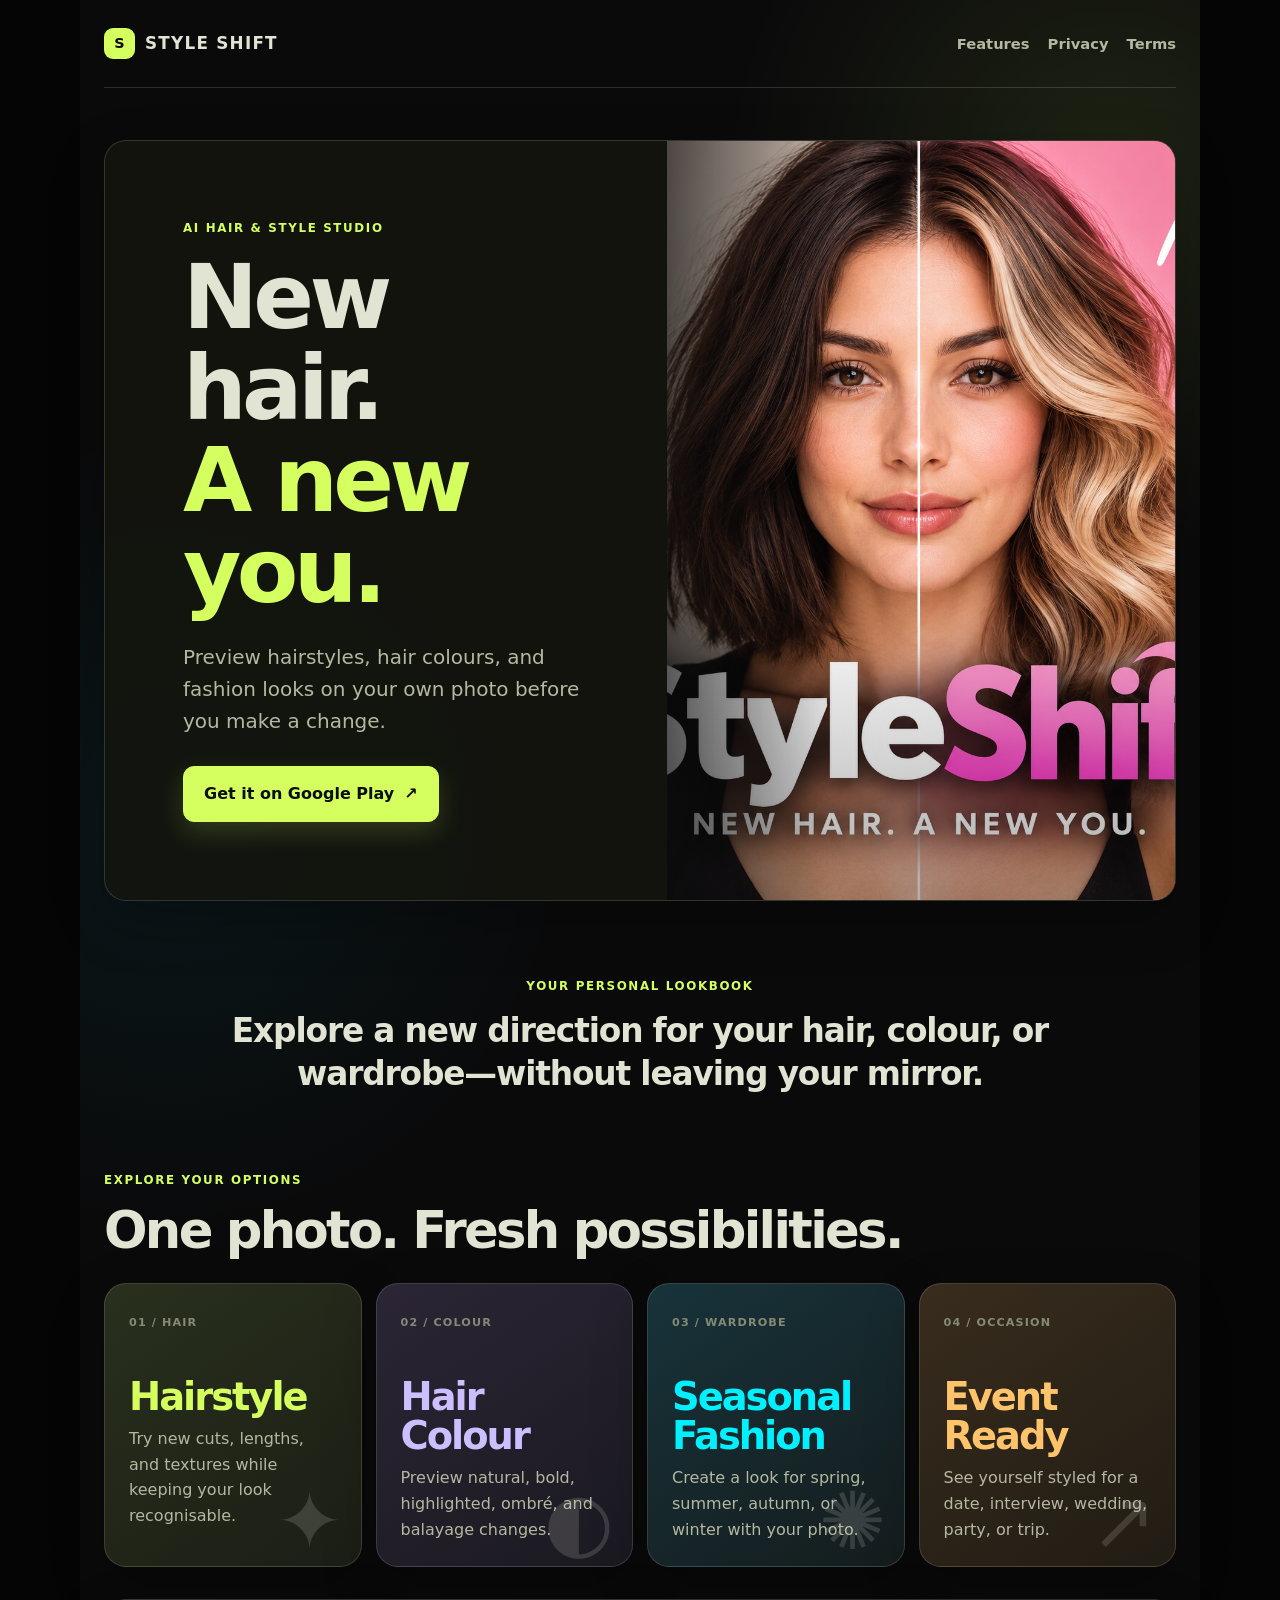
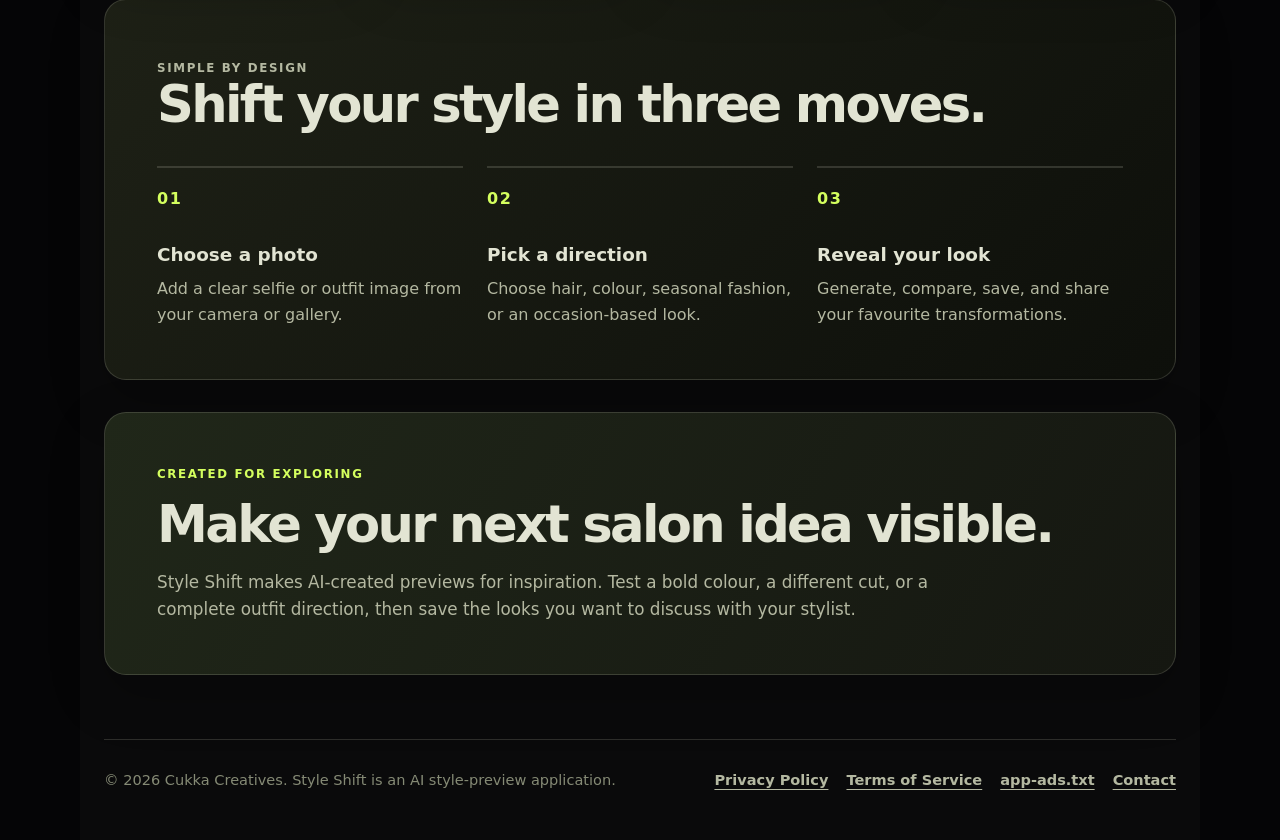
<file: index.html>
<!doctype html>
<html lang="en">
<head>
  <meta charset="utf-8">
  <meta name="viewport" content="width=device-width, initial-scale=1">
  <meta name="description" content="Style Shift lets you preview new hairstyles, hair colors, and fashion looks with AI using your own photo.">
  <title>Style Shift — New Hair. A New You.</title>
  <link rel="stylesheet" href="./styles.css">
</head>
<body>
  <header class="site-header">
    <a class="brand" href="./" aria-label="Style Shift home"><span class="brand-mark">S</span>STYLE SHIFT</a>
    <nav aria-label="Site navigation"><a href="#features">Features</a><a href="./privacy-policy.html">Privacy</a><a href="./terms-of-service.html">Terms</a></nav>
  </header>
  <main>
    <section class="hero" aria-labelledby="hero-title">
      <div class="hero-copy">
        <p class="eyebrow">AI HAIR &amp; STYLE STUDIO</p>
        <h1 id="hero-title">New hair.<br><span>A new you.</span></h1>
        <p class="lede">Preview hairstyles, hair colours, and fashion looks on your own photo before you make a change.</p>
        <a class="button" href="https://play.google.com/store/apps/details?id=com.cukkacreatives.styleshift">Get it on Google Play <span aria-hidden="true">↗</span></a>
      </div>
      <div class="hero-visual"><img src="./logo.png" alt="A Style Shift hair transformation from brunette bob to blonde waves"></div>
    </section>

    <section class="intro" aria-label="Style Shift introduction"><p class="eyebrow">YOUR PERSONAL LOOKBOOK</p><p>Explore a new direction for your hair, colour, or wardrobe—without leaving your mirror.</p></section>

    <section id="features" class="features" aria-labelledby="features-title">
      <div class="section-heading"><p class="eyebrow">EXPLORE YOUR OPTIONS</p><h2 id="features-title">One photo. Fresh possibilities.</h2></div>
      <div class="feature-grid">
        <article class="feature-card hair"><span>01 / HAIR</span><h3>Hairstyle</h3><p>Try new cuts, lengths, and textures while keeping your look recognisable.</p><i aria-hidden="true">✦</i></article>
        <article class="feature-card color"><span>02 / COLOUR</span><h3>Hair Colour</h3><p>Preview natural, bold, highlighted, ombré, and balayage changes.</p><i aria-hidden="true">◐</i></article>
        <article class="feature-card season"><span>03 / WARDROBE</span><h3>Seasonal Fashion</h3><p>Create a look for spring, summer, autumn, or winter with your photo.</p><i aria-hidden="true">✺</i></article>
        <article class="feature-card occasion"><span>04 / OCCASION</span><h3>Event Ready</h3><p>See yourself styled for a date, interview, wedding, party, or trip.</p><i aria-hidden="true">↗</i></article>
      </div>
    </section>

    <section class="steps" aria-labelledby="steps-title">
      <div class="section-heading"><p class="eyebrow">SIMPLE BY DESIGN</p><h2 id="steps-title">Shift your style in three moves.</h2></div>
      <ol><li><span>01</span><strong>Choose a photo</strong><p>Add a clear selfie or outfit image from your camera or gallery.</p></li><li><span>02</span><strong>Pick a direction</strong><p>Choose hair, colour, seasonal fashion, or an occasion-based look.</p></li><li><span>03</span><strong>Reveal your look</strong><p>Generate, compare, save, and share your favourite transformations.</p></li></ol>
    </section>

    <section class="notice" aria-labelledby="notice-title"><p class="eyebrow">CREATED FOR EXPLORING</p><h2 id="notice-title">Make your next salon idea visible.</h2><p>Style Shift makes AI-created previews for inspiration. Test a bold colour, a different cut, or a complete outfit direction, then save the looks you want to discuss with your stylist.</p></section>
  </main>
  <footer><p>© 2026 Cukka Creatives. Style Shift is an AI style-preview application.</p><div><a href="./privacy-policy.html">Privacy Policy</a><a href="./terms-of-service.html">Terms of Service</a><a href="./app-ads.txt">app-ads.txt</a><a href="mailto:cukkacreatives@gmail.com">Contact</a></div></footer>
</body>
</html>
</file>
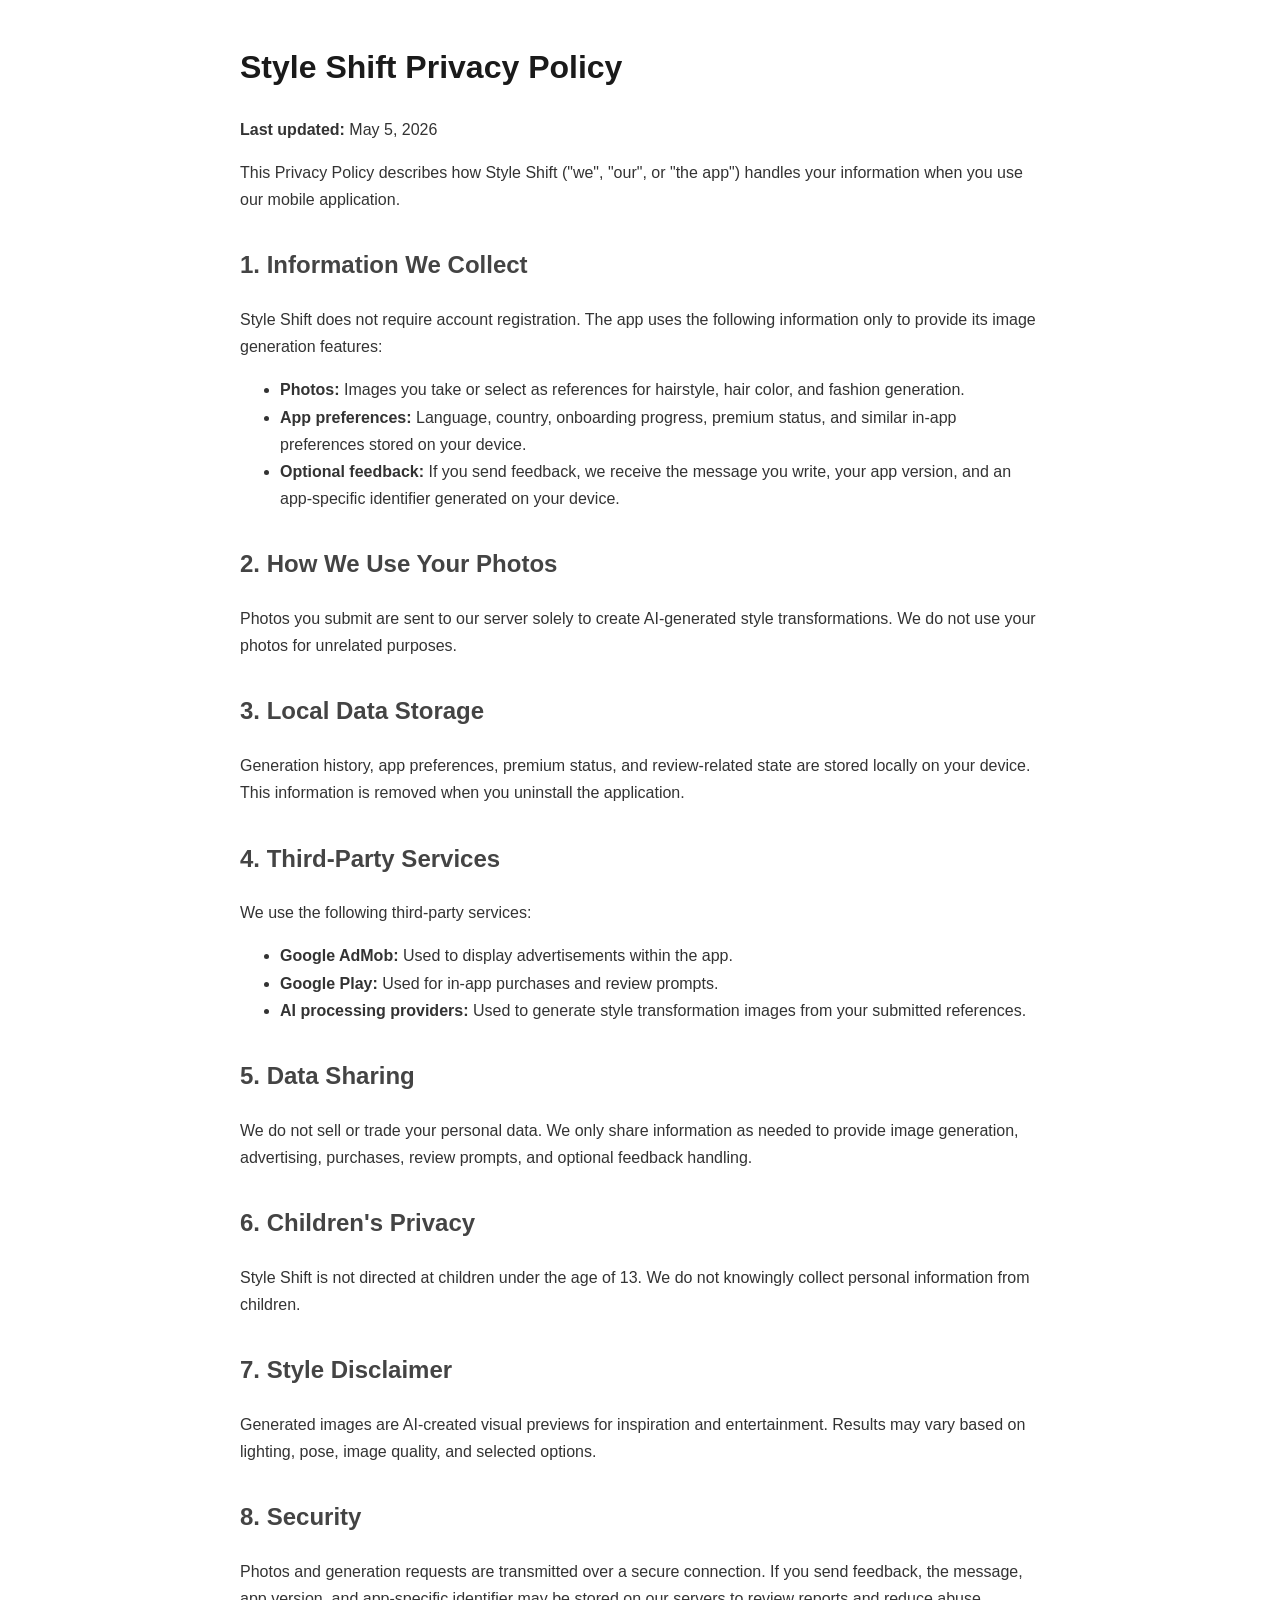
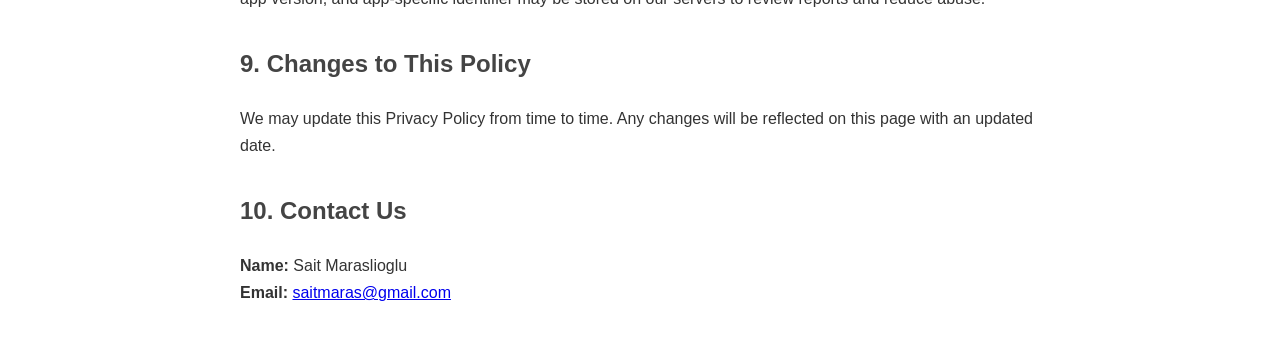
<file: pirivact-policy.html>
<!DOCTYPE html>
<html lang="en">

<head>
  <meta charset="UTF-8" />
  <meta name="viewport" content="width=device-width, initial-scale=1.0" />
  <title>Style Shift - Privacy Policy</title>
  <style>
    body {
      font-family: Arial, sans-serif;
      max-width: 800px;
      margin: 40px auto;
      padding: 0 20px;
      color: #333;
      line-height: 1.7;
    }

    h1 {
      color: #1a1a1a;
    }

    h2 {
      color: #444;
      margin-top: 32px;
    }
  </style>
</head>

<body>
  <h1>Style Shift Privacy Policy</h1>
  <p><strong>Last updated:</strong> May 5, 2026</p>

  <p>
    This Privacy Policy describes how Style Shift ("we", "our", or "the app")
    handles your information when you use our mobile application.
  </p>

  <h2>1. Information We Collect</h2>
  <p>
    Style Shift does not require account registration. The app uses the following
    information only to provide its image generation features:
  </p>
  <ul>
    <li><strong>Photos:</strong> Images you take or select as references for hairstyle, hair color, and fashion generation.</li>
    <li><strong>App preferences:</strong> Language, country, onboarding progress, premium status, and similar in-app preferences stored on your device.</li>
    <li><strong>Optional feedback:</strong> If you send feedback, we receive the message you write, your app version, and an app-specific identifier generated on your device.</li>
  </ul>

  <h2>2. How We Use Your Photos</h2>
  <p>
    Photos you submit are sent to our server solely to create AI-generated style
    transformations. We do not use your photos for unrelated purposes.
  </p>

  <h2>3. Local Data Storage</h2>
  <p>
    Generation history, app preferences, premium status, and review-related state
    are stored locally on your device. This information is removed when you
    uninstall the application.
  </p>

  <h2>4. Third-Party Services</h2>
  <p>We use the following third-party services:</p>
  <ul>
    <li><strong>Google AdMob:</strong> Used to display advertisements within the app.</li>
    <li><strong>Google Play:</strong> Used for in-app purchases and review prompts.</li>
    <li><strong>AI processing providers:</strong> Used to generate style transformation images from your submitted references.</li>
  </ul>

  <h2>5. Data Sharing</h2>
  <p>
    We do not sell or trade your personal data. We only share information as
    needed to provide image generation, advertising, purchases, review prompts,
    and optional feedback handling.
  </p>

  <h2>6. Children's Privacy</h2>
  <p>
    Style Shift is not directed at children under the age of 13. We do not
    knowingly collect personal information from children.
  </p>

  <h2>7. Style Disclaimer</h2>
  <p>
    Generated images are AI-created visual previews for inspiration and
    entertainment. Results may vary based on lighting, pose, image quality, and
    selected options.
  </p>

  <h2>8. Security</h2>
  <p>
    Photos and generation requests are transmitted over a secure connection. If
    you send feedback, the message, app version, and app-specific identifier may
    be stored on our servers to review reports and reduce abuse.
  </p>

  <h2>9. Changes to This Policy</h2>
  <p>
    We may update this Privacy Policy from time to time. Any changes will be
    reflected on this page with an updated date.
  </p>

  <h2>10. Contact Us</h2>
  <p>
    <strong>Name:</strong> Sait Maraslioglu<br />
    <strong>Email:</strong> <a href="mailto:saitmaras@gmail.com">saitmaras@gmail.com</a>
  </p>
</body>

</html>
</file>
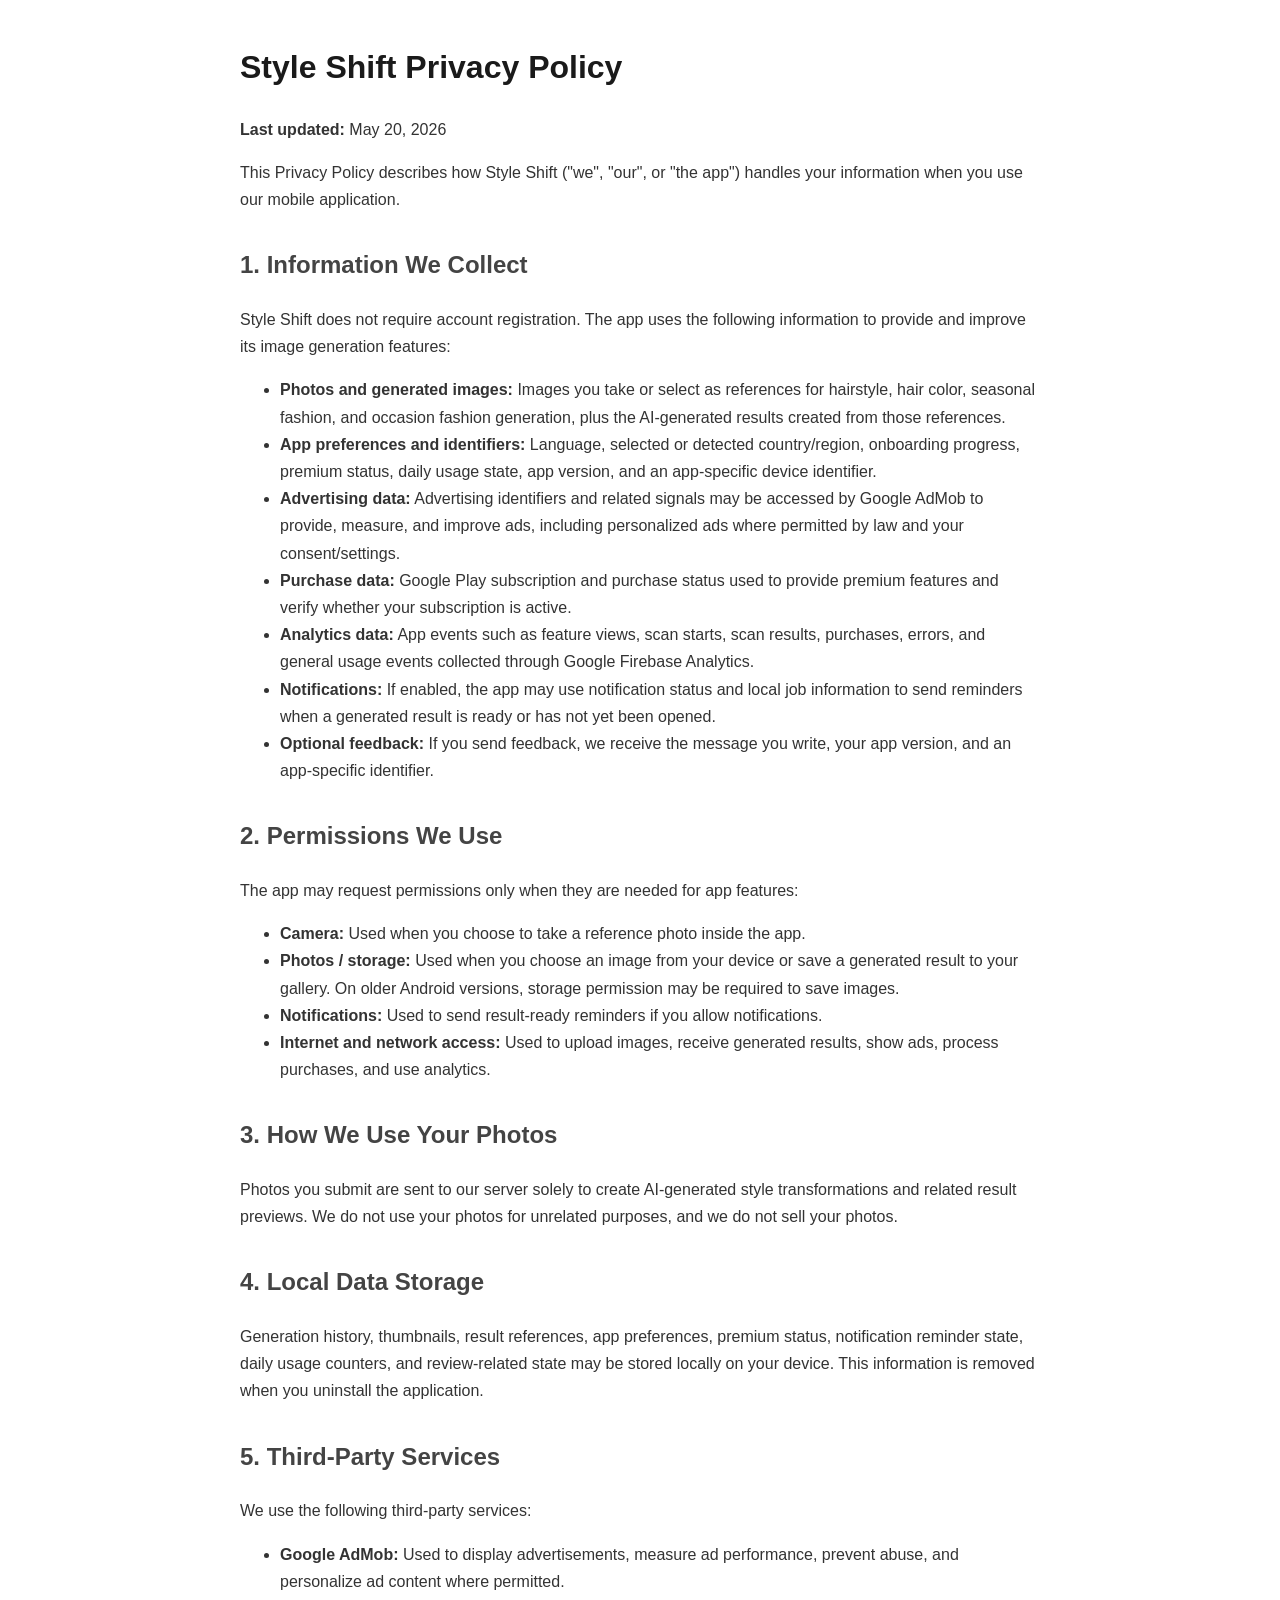
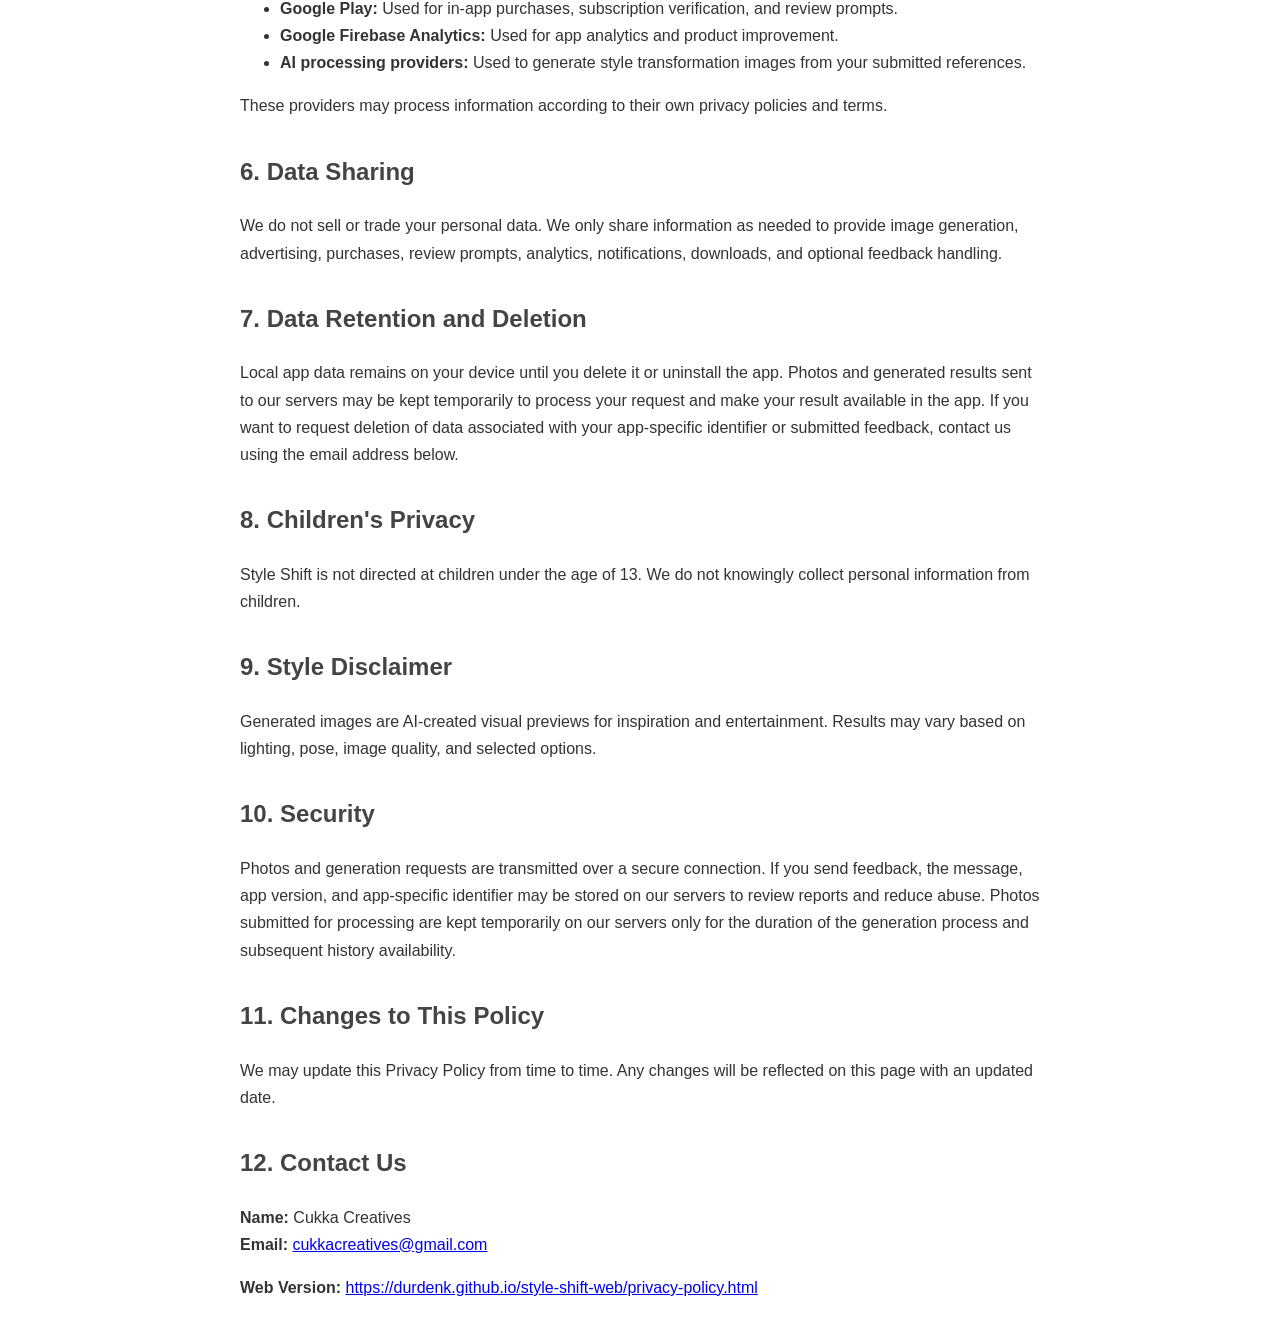
<file: pirivacy-policy.html>
<!DOCTYPE html>
<html lang="en">

<head>
  <meta charset="UTF-8" />
  <meta name="viewport" content="width=device-width, initial-scale=1.0" />
  <title>Style Shift - Privacy Policy</title>
  <style>
    body {
      font-family: Arial, sans-serif;
      max-width: 800px;
      margin: 40px auto;
      padding: 0 20px;
      color: #333;
      line-height: 1.7;
    }

    h1 {
      color: #1a1a1a;
    }

    h2 {
      color: #444;
      margin-top: 32px;
    }
  </style>
</head>

<body>
  <h1>Style Shift Privacy Policy</h1>
  <p><strong>Last updated:</strong> May 20, 2026</p>

  <p>
    This Privacy Policy describes how Style Shift ("we", "our", or "the app")
    handles your information when you use our mobile application.
  </p>

  <h2>1. Information We Collect</h2>
  <p>
    Style Shift does not require account registration. The app uses the following
    information to provide and improve its image generation features:
  </p>
  <ul>
    <li><strong>Photos and generated images:</strong> Images you take or select as references for hairstyle, hair color,
      seasonal fashion, and occasion fashion generation, plus the AI-generated results created from those references.
    </li>
    <li><strong>App preferences and identifiers:</strong> Language, selected or detected country/region, onboarding
      progress, premium status, daily usage state, app version, and an app-specific device identifier.</li>
    <li><strong>Advertising data:</strong> Advertising identifiers and related signals may be accessed by Google AdMob
      to provide, measure, and improve ads, including personalized ads where permitted by law and your consent/settings.
    </li>
    <li><strong>Purchase data:</strong> Google Play subscription and purchase status used to provide premium features
      and verify whether your subscription is active.</li>
    <li><strong>Analytics data:</strong> App events such as feature views, scan starts, scan results, purchases, errors,
      and general usage events collected through Google Firebase Analytics.</li>
    <li><strong>Notifications:</strong> If enabled, the app may use notification status and local job information to send
      reminders when a generated result is ready or has not yet been opened.</li>
    <li><strong>Optional feedback:</strong> If you send feedback, we receive the message you write, your app version,
      and an app-specific identifier.</li>
  </ul>

  <h2>2. Permissions We Use</h2>
  <p>
    The app may request permissions only when they are needed for app features:
  </p>
  <ul>
    <li><strong>Camera:</strong> Used when you choose to take a reference photo inside the app.</li>
    <li><strong>Photos / storage:</strong> Used when you choose an image from your device or save a generated result to
      your gallery. On older Android versions, storage permission may be required to save images.</li>
    <li><strong>Notifications:</strong> Used to send result-ready reminders if you allow notifications.</li>
    <li><strong>Internet and network access:</strong> Used to upload images, receive generated results, show ads,
      process purchases, and use analytics.</li>
  </ul>

  <h2>3. How We Use Your Photos</h2>
  <p>
    Photos you submit are sent to our server solely to create AI-generated style
    transformations and related result previews. We do not use your photos for unrelated purposes, and we do not sell
    your photos.
  </p>

  <h2>4. Local Data Storage</h2>
  <p>
    Generation history, thumbnails, result references, app preferences, premium status, notification reminder state,
    daily usage counters, and review-related state may be stored locally on your device. This information is removed
    when you uninstall the application.
  </p>

  <h2>5. Third-Party Services</h2>
  <p>We use the following third-party services:</p>
  <ul>
    <li><strong>Google AdMob:</strong> Used to display advertisements, measure ad performance, prevent abuse, and
      personalize ad content where permitted.</li>
    <li><strong>Google Play:</strong> Used for in-app purchases, subscription verification, and review prompts.</li>
    <li><strong>Google Firebase Analytics:</strong> Used for app analytics and product improvement.</li>
    <li><strong>AI processing providers:</strong> Used to generate style transformation images from your submitted
      references.</li>
  </ul>
  <p>
    These providers may process information according to their own privacy policies and terms.
  </p>

  <h2>6. Data Sharing</h2>
  <p>
    We do not sell or trade your personal data. We only share information as
    needed to provide image generation, advertising, purchases, review prompts,
    analytics, notifications, downloads, and optional feedback handling.
  </p>

  <h2>7. Data Retention and Deletion</h2>
  <p>
    Local app data remains on your device until you delete it or uninstall the app. Photos and generated results sent to
    our servers may be kept temporarily to process your request and make your result available in the app. If you want to
    request deletion of data associated with your app-specific identifier or submitted feedback, contact us using the
    email address below.
  </p>

  <h2>8. Children's Privacy</h2>
  <p>
    Style Shift is not directed at children under the age of 13. We do not
    knowingly collect personal information from children.
  </p>

  <h2>9. Style Disclaimer</h2>
  <p>
    Generated images are AI-created visual previews for inspiration and
    entertainment. Results may vary based on lighting, pose, image quality, and
    selected options.
  </p>

  <h2>10. Security</h2>
  <p>
    Photos and generation requests are transmitted over a secure connection. If
    you send feedback, the message, app version, and app-specific identifier may
    be stored on our servers to review reports and reduce abuse. Photos submitted for
    processing are kept temporarily on our servers only for the duration of the generation
    process and subsequent history availability.
  </p>

  <h2>11. Changes to This Policy</h2>
  <p>
    We may update this Privacy Policy from time to time. Any changes will be
    reflected on this page with an updated date.
  </p>

  <h2>12. Contact Us</h2>
  <p>
    <strong>Name:</strong> Cukka Creatives<br />
    <strong>Email:</strong> <a href="mailto:cukkacreatives@gmail.com">cukkacreatives@gmail.com</a>
  </p>
  <p>
    <strong>Web Version:</strong> <a href="https://durdenk.github.io/style-shift-web/privacy-policy.html">https://durdenk.github.io/style-shift-web/privacy-policy.html</a>
  </p>
</body>

</html>
</file>
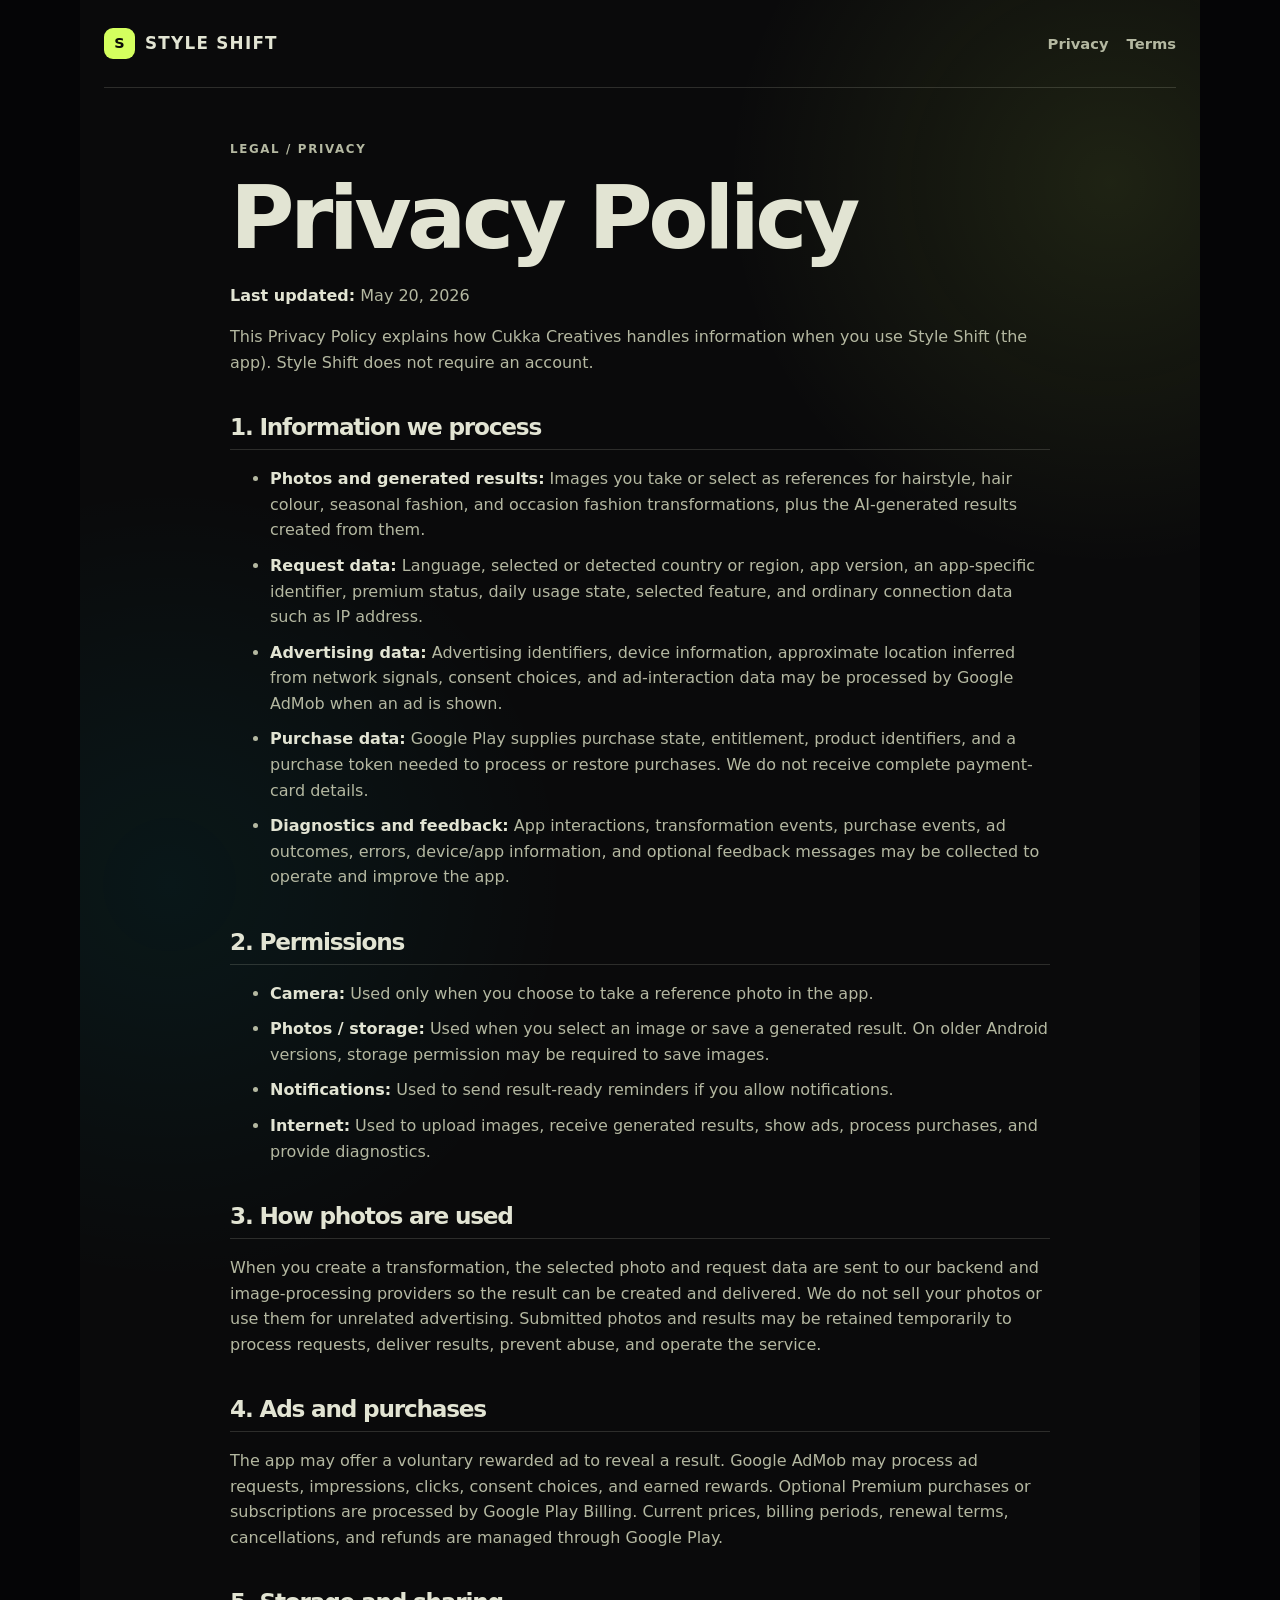
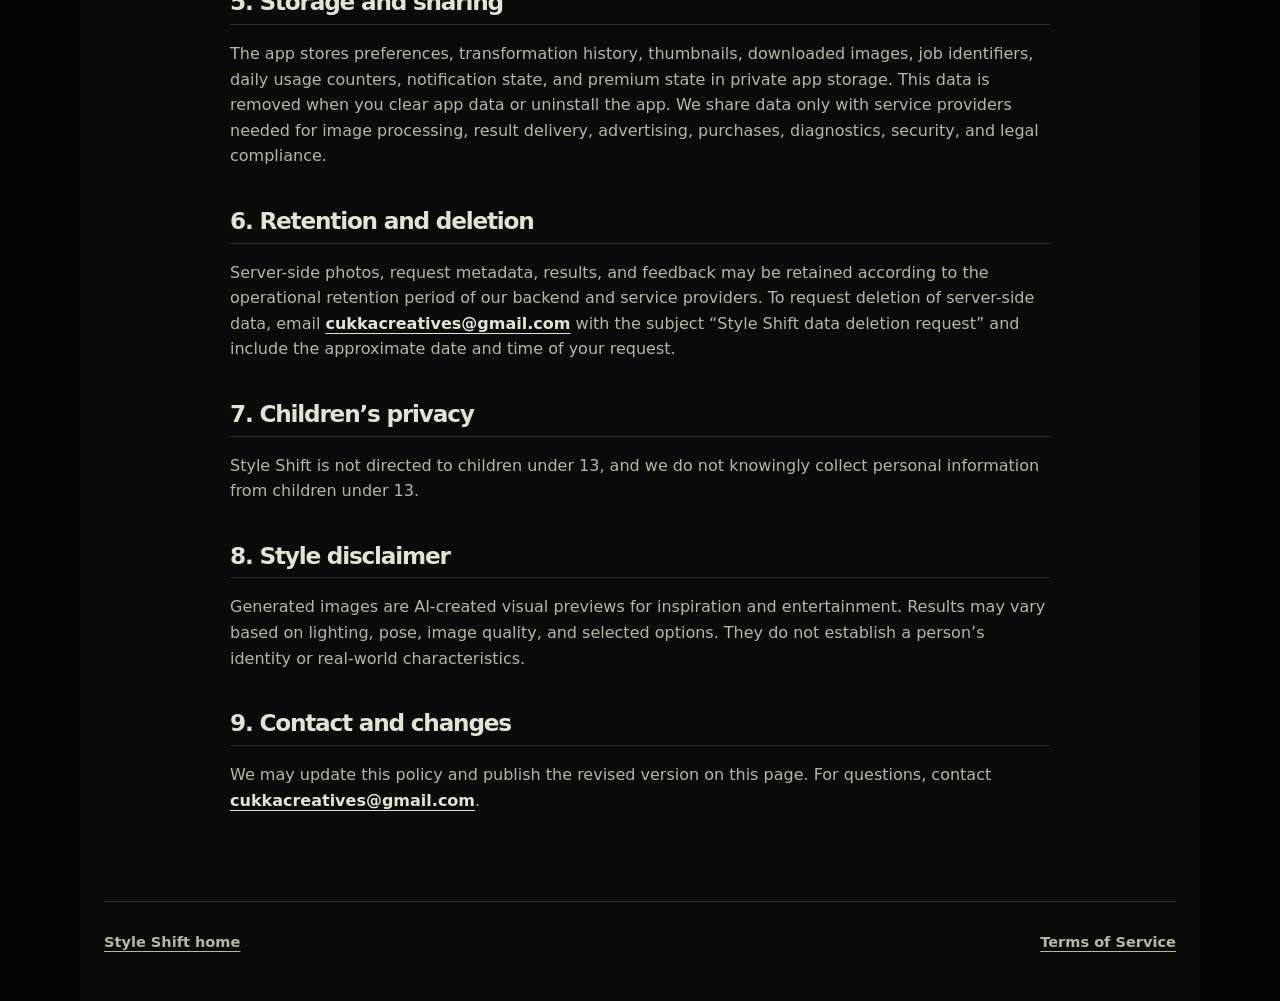
<file: privacy-policy.html>
<!doctype html>
<html lang="en"><head><meta charset="utf-8"><meta name="viewport" content="width=device-width, initial-scale=1"><meta name="description" content="Style Shift privacy policy."><title>Style Shift — Privacy Policy</title><link rel="stylesheet" href="./styles.css"></head><body>
<header class="site-header"><a class="brand" href="./" aria-label="Style Shift home"><span class="brand-mark">S</span>STYLE SHIFT</a><nav aria-label="Legal"><a aria-current="page" href="./privacy-policy.html">Privacy</a><a href="./terms-of-service.html">Terms</a></nav></header>
<main class="legal"><p class="eyebrow">LEGAL / PRIVACY</p><h1>Privacy Policy</h1><p><strong>Last updated:</strong> May 20, 2026</p><p>This Privacy Policy explains how Cukka Creatives handles information when you use Style Shift (the app). Style Shift does not require an account.</p>
<h2>1. Information we process</h2><ul><li><strong>Photos and generated results:</strong> Images you take or select as references for hairstyle, hair colour, seasonal fashion, and occasion fashion transformations, plus the AI-generated results created from them.</li><li><strong>Request data:</strong> Language, selected or detected country or region, app version, an app-specific identifier, premium status, daily usage state, selected feature, and ordinary connection data such as IP address.</li><li><strong>Advertising data:</strong> Advertising identifiers, device information, approximate location inferred from network signals, consent choices, and ad-interaction data may be processed by Google AdMob when an ad is shown.</li><li><strong>Purchase data:</strong> Google Play supplies purchase state, entitlement, product identifiers, and a purchase token needed to process or restore purchases. We do not receive complete payment-card details.</li><li><strong>Diagnostics and feedback:</strong> App interactions, transformation events, purchase events, ad outcomes, errors, device/app information, and optional feedback messages may be collected to operate and improve the app.</li></ul>
<h2>2. Permissions</h2><ul><li><strong>Camera:</strong> Used only when you choose to take a reference photo in the app.</li><li><strong>Photos / storage:</strong> Used when you select an image or save a generated result. On older Android versions, storage permission may be required to save images.</li><li><strong>Notifications:</strong> Used to send result-ready reminders if you allow notifications.</li><li><strong>Internet:</strong> Used to upload images, receive generated results, show ads, process purchases, and provide diagnostics.</li></ul>
<h2>3. How photos are used</h2><p>When you create a transformation, the selected photo and request data are sent to our backend and image-processing providers so the result can be created and delivered. We do not sell your photos or use them for unrelated advertising. Submitted photos and results may be retained temporarily to process requests, deliver results, prevent abuse, and operate the service.</p>
<h2>4. Ads and purchases</h2><p>The app may offer a voluntary rewarded ad to reveal a result. Google AdMob may process ad requests, impressions, clicks, consent choices, and earned rewards. Optional Premium purchases or subscriptions are processed by Google Play Billing. Current prices, billing periods, renewal terms, cancellations, and refunds are managed through Google Play.</p>
<h2>5. Storage and sharing</h2><p>The app stores preferences, transformation history, thumbnails, downloaded images, job identifiers, daily usage counters, notification state, and premium state in private app storage. This data is removed when you clear app data or uninstall the app. We share data only with service providers needed for image processing, result delivery, advertising, purchases, diagnostics, security, and legal compliance.</p>
<h2>6. Retention and deletion</h2><p>Server-side photos, request metadata, results, and feedback may be retained according to the operational retention period of our backend and service providers. To request deletion of server-side data, email <a href="mailto:cukkacreatives@gmail.com">cukkacreatives@gmail.com</a> with the subject “Style Shift data deletion request” and include the approximate date and time of your request.</p>
<h2>7. Children’s privacy</h2><p>Style Shift is not directed to children under 13, and we do not knowingly collect personal information from children under 13.</p>
<h2>8. Style disclaimer</h2><p>Generated images are AI-created visual previews for inspiration and entertainment. Results may vary based on lighting, pose, image quality, and selected options. They do not establish a person’s identity or real-world characteristics.</p>
<h2>9. Contact and changes</h2><p>We may update this policy and publish the revised version on this page. For questions, contact <a href="mailto:cukkacreatives@gmail.com">cukkacreatives@gmail.com</a>.</p></main>
<footer><a href="./">Style Shift home</a><a href="./terms-of-service.html">Terms of Service</a></footer></body></html>
</file>
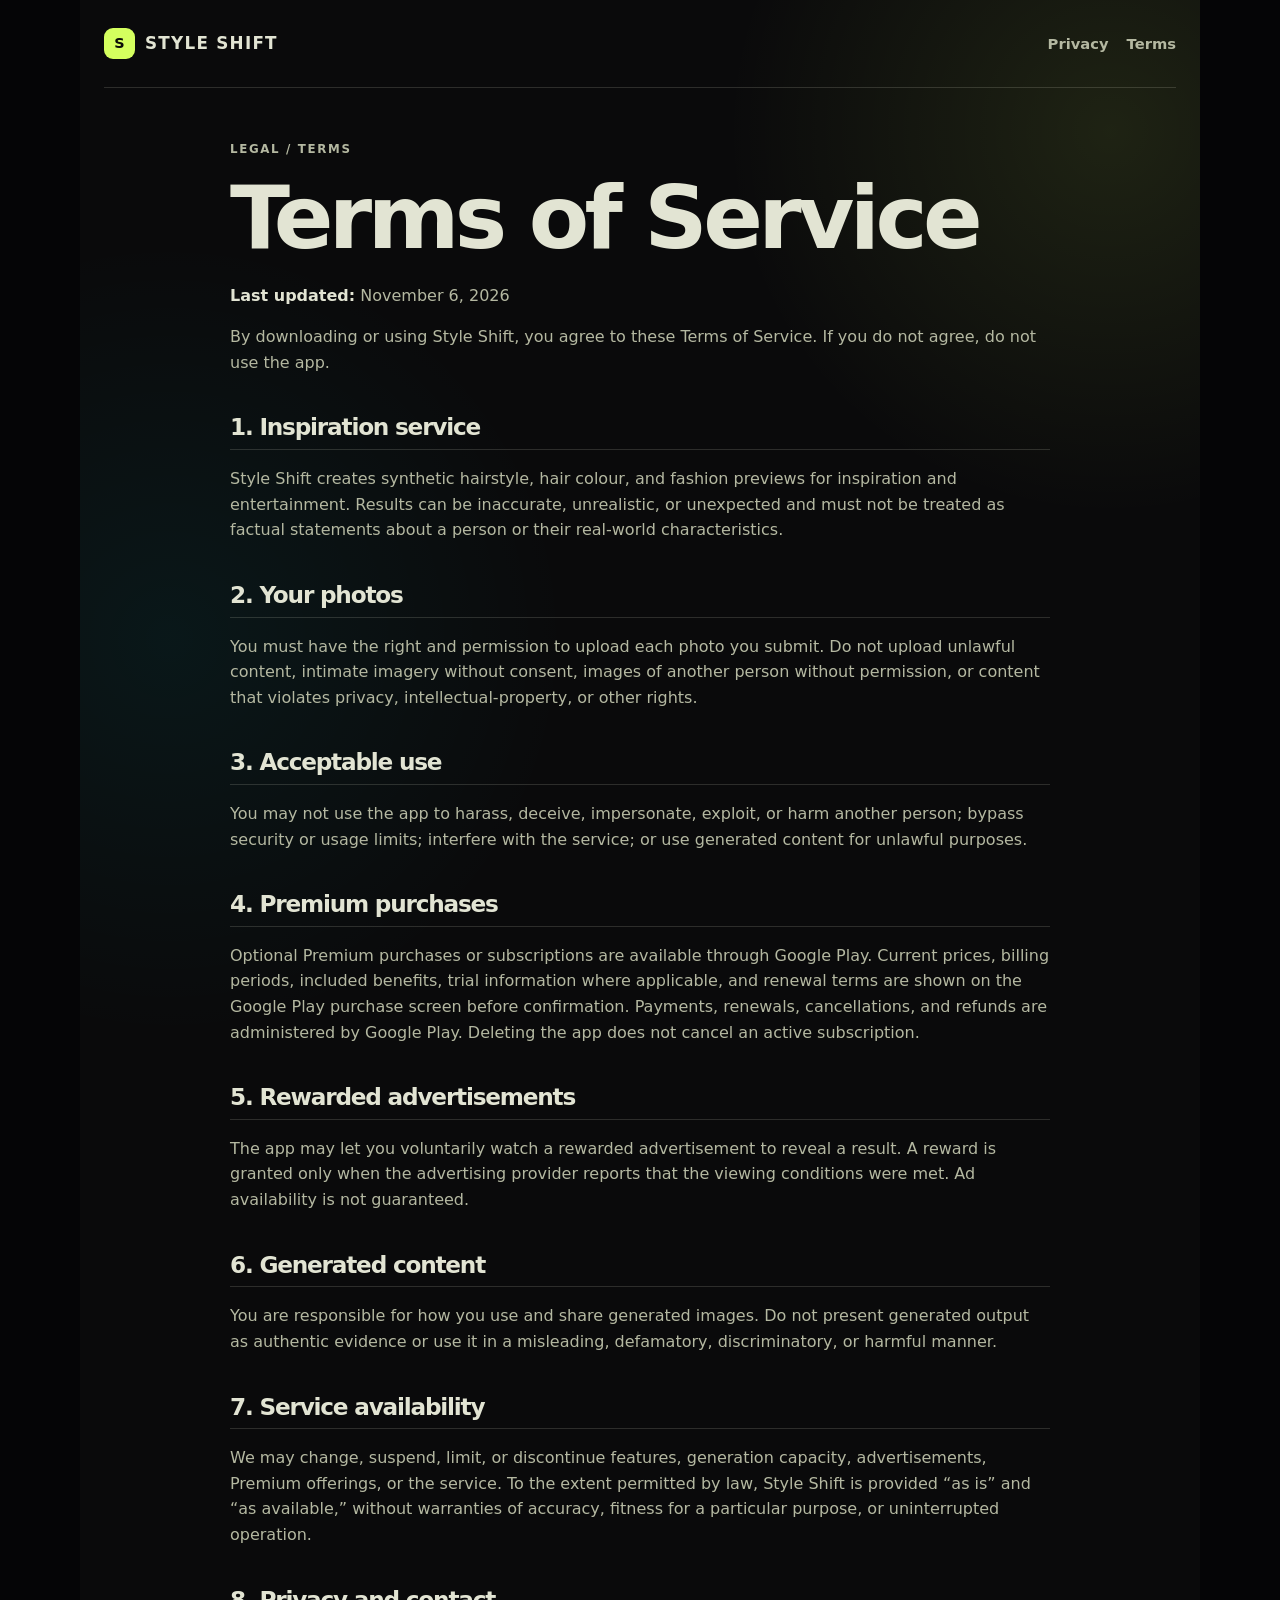
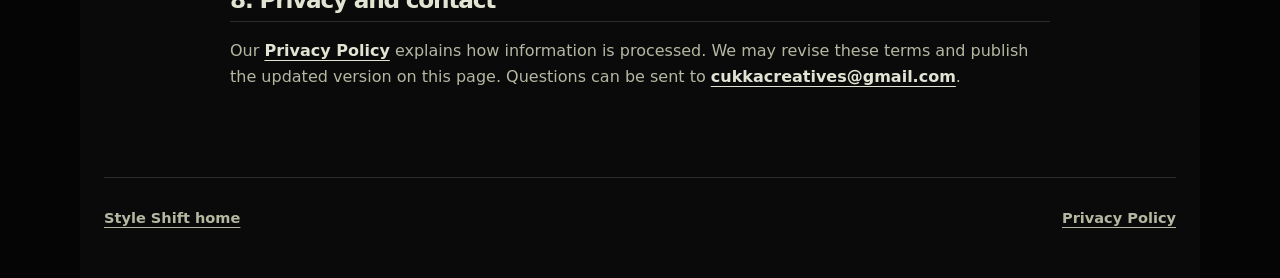
<file: terms-of-service.html>
<!doctype html>
<html lang="en"><head><meta charset="utf-8"><meta name="viewport" content="width=device-width, initial-scale=1"><meta name="description" content="Style Shift terms of service."><title>Style Shift — Terms of Service</title><link rel="stylesheet" href="./styles.css"></head><body>
<header class="site-header"><a class="brand" href="./" aria-label="Style Shift home"><span class="brand-mark">S</span>STYLE SHIFT</a><nav aria-label="Legal"><a href="./privacy-policy.html">Privacy</a><a aria-current="page" href="./terms-of-service.html">Terms</a></nav></header>
<main class="legal"><p class="eyebrow">LEGAL / TERMS</p><h1>Terms of Service</h1><p><strong>Last updated:</strong> November 6, 2026</p><p>By downloading or using Style Shift, you agree to these Terms of Service. If you do not agree, do not use the app.</p>
<h2>1. Inspiration service</h2><p>Style Shift creates synthetic hairstyle, hair colour, and fashion previews for inspiration and entertainment. Results can be inaccurate, unrealistic, or unexpected and must not be treated as factual statements about a person or their real-world characteristics.</p>
<h2>2. Your photos</h2><p>You must have the right and permission to upload each photo you submit. Do not upload unlawful content, intimate imagery without consent, images of another person without permission, or content that violates privacy, intellectual-property, or other rights.</p>
<h2>3. Acceptable use</h2><p>You may not use the app to harass, deceive, impersonate, exploit, or harm another person; bypass security or usage limits; interfere with the service; or use generated content for unlawful purposes.</p>
<h2>4. Premium purchases</h2><p>Optional Premium purchases or subscriptions are available through Google Play. Current prices, billing periods, included benefits, trial information where applicable, and renewal terms are shown on the Google Play purchase screen before confirmation. Payments, renewals, cancellations, and refunds are administered by Google Play. Deleting the app does not cancel an active subscription.</p>
<h2>5. Rewarded advertisements</h2><p>The app may let you voluntarily watch a rewarded advertisement to reveal a result. A reward is granted only when the advertising provider reports that the viewing conditions were met. Ad availability is not guaranteed.</p>
<h2>6. Generated content</h2><p>You are responsible for how you use and share generated images. Do not present generated output as authentic evidence or use it in a misleading, defamatory, discriminatory, or harmful manner.</p>
<h2>7. Service availability</h2><p>We may change, suspend, limit, or discontinue features, generation capacity, advertisements, Premium offerings, or the service. To the extent permitted by law, Style Shift is provided “as is” and “as available,” without warranties of accuracy, fitness for a particular purpose, or uninterrupted operation.</p>
<h2>8. Privacy and contact</h2><p>Our <a href="./privacy-policy.html">Privacy Policy</a> explains how information is processed. We may revise these terms and publish the updated version on this page. Questions can be sent to <a href="mailto:cukkacreatives@gmail.com">cukkacreatives@gmail.com</a>.</p></main>
<footer><a href="./">Style Shift home</a><a href="./privacy-policy.html">Privacy Policy</a></footer></body></html>
</file>
<file: styles.css>
:root{--bg:#0a0a0b;--surface:#14160f;--card:#202318;--ink:#e2e4d3;--muted:#b4b8a1;--dim:#858a75;--lime:#d4ff5e;--cyan:#00f0ff;--purple:#ccbeff;--line:rgba(226,228,211,.16);--radius:22px;--content:1120px}*{box-sizing:border-box}html{background:#050506;scroll-behavior:smooth}body{max-width:var(--content);min-height:100vh;margin:0 auto;padding:0 24px;color:var(--ink);background:radial-gradient(circle at 92% 7%,rgba(212,255,94,.1),transparent 24rem),radial-gradient(circle at 8% 34%,rgba(0,240,255,.06),transparent 25rem),var(--bg);font-family:Inter,ui-sans-serif,system-ui,-apple-system,"Segoe UI",sans-serif;line-height:1.6}a{color:var(--ink);font-weight:750;text-underline-offset:4px}a:focus-visible,.button:focus-visible{outline:3px solid var(--cyan);outline-offset:4px}.site-header,footer{display:flex;align-items:center;justify-content:space-between;gap:24px}.site-header{min-height:88px;border-bottom:1px solid var(--line)}.brand{display:inline-flex;align-items:center;gap:10px;font-size:1.05rem;font-weight:900;letter-spacing:.075em;text-decoration:none}.brand-mark{display:grid;width:31px;height:31px;place-items:center;border-radius:9px;color:#090b07;background:var(--lime);font-size:.9rem;letter-spacing:0}nav,footer div{display:flex;flex-wrap:wrap;gap:18px}nav a{color:var(--muted);font-size:.92rem;text-decoration:none}nav a:hover,footer a:hover{color:var(--lime)}main{padding:52px 0 64px}.hero,.steps,.notice,.feature-card{border:1px solid var(--line);border-radius:var(--radius);background:rgba(20,22,15,.86);box-shadow:0 20px 55px rgba(0,0,0,.24)}.hero{display:grid;grid-template-columns:minmax(0,1.05fr) minmax(300px,.95fr);align-items:stretch;min-height:500px;overflow:hidden}.hero-copy{display:flex;flex-direction:column;align-items:flex-start;justify-content:center;padding:clamp(34px,7vw,78px)}.eyebrow{margin:0 0 14px;color:var(--lime);font-size:.74rem;font-weight:900;letter-spacing:.14em}h1,h2,h3{margin:0;letter-spacing:-.052em;line-height:1.02}h1{font-size:clamp(3.35rem,7vw,6.4rem)}h1 span{color:var(--lime)}.lede{max-width:500px;margin:24px 0 29px;color:var(--muted);font-size:clamp(1.08rem,2vw,1.25rem)}.button{display:inline-flex;gap:10px;align-items:center;padding:14px 20px;border:1px solid var(--lime);border-radius:11px;color:#0b0d08;background:var(--lime);box-shadow:0 10px 26px rgba(212,255,94,.17);text-decoration:none}.button:hover{background:#e0ff87;transform:translateY(-1px)}.hero-visual{position:relative;min-height:340px;overflow:hidden;background:#d77593}.hero-visual:after{position:absolute;inset:0;background:linear-gradient(90deg,rgba(10,10,11,.65),transparent 32%),linear-gradient(0deg,rgba(10,10,11,.32),transparent 40%);content:""}.hero-visual img{width:100%;height:100%;object-fit:cover;object-position:center top}.intro{max-width:830px;margin:76px auto;text-align:center}.intro p:last-child{margin:0;font-size:clamp(1.45rem,3vw,2.05rem);font-weight:650;letter-spacing:-.035em;line-height:1.3}.section-heading h2,.notice h2{font-size:clamp(2rem,4vw,3.2rem)}.feature-grid{display:grid;grid-template-columns:repeat(4,1fr);gap:14px;margin-top:27px}.feature-card{position:relative;min-height:245px;padding:24px;overflow:hidden}.feature-card span{color:var(--dim);font-size:.7rem;font-weight:850;letter-spacing:.1em}.feature-card h3{margin-top:43px;font-size:clamp(1.85rem,3vw,2.7rem)}.feature-card p{margin:10px 0 0;color:var(--muted)}.feature-card i{position:absolute;right:18px;bottom:4px;color:rgba(226,228,211,.17);font-family:Georgia,serif;font-size:5rem;font-style:normal;line-height:1}.hair{background:linear-gradient(145deg,#29301d,#1b1e15)}.color{background:linear-gradient(145deg,#2b2535,#1a1920)}.season{background:linear-gradient(145deg,#17333a,#151c1d)}.occasion{background:linear-gradient(145deg,#382c1d,#211c14)}.hair h3{color:var(--lime)}.color h3{color:var(--purple)}.season h3{color:var(--cyan)}.occasion h3{color:#ffc46b}.steps{margin-top:32px;padding:clamp(29px,5vw,52px);background:linear-gradient(135deg,rgba(31,34,23,.96),rgba(14,16,11,.96))}.steps ol{display:grid;grid-template-columns:repeat(3,1fr);gap:24px;margin:36px 0 0;padding:0;list-style:none}.steps li{padding-top:18px;border-top:2px solid var(--line)}.steps li span{display:block;margin-bottom:28px;color:var(--lime);font-weight:900;letter-spacing:.1em}.steps strong{font-size:1.15rem}.steps p{margin:7px 0 0;color:var(--muted)}.notice{margin-top:32px;padding:clamp(31px,5vw,52px);background:linear-gradient(120deg,#202719,#151711)}.notice p:last-child{max-width:800px;margin:18px 0 0;color:var(--muted);font-size:1.05rem}.legal{max-width:820px;margin:0 auto;padding:52px 0 72px}.legal h1{margin-bottom:20px;font-size:clamp(3rem,8vw,5.5rem)}.legal h2{margin-top:40px;padding-bottom:10px;border-bottom:1px solid var(--line);font-size:1.45rem}.legal p,.legal li{color:var(--muted)}.legal strong{color:var(--ink)}.legal li+li{margin-top:10px}footer{padding:28px 0 48px;border-top:1px solid var(--line);color:var(--dim);font-size:.91rem}footer p{margin:0}footer a{color:var(--muted)}@media(max-width:760px){body{padding:0 16px}.site-header,footer{align-items:flex-start;flex-direction:column;padding:20px 0}main{padding:32px 0 48px}.hero{grid-template-columns:1fr}.hero-copy{min-height:420px}.hero-visual{min-height:360px}.feature-grid,.steps ol{grid-template-columns:1fr}.feature-card{min-height:185px}.feature-card h3{margin-top:22px}.intro{margin:56px auto}}
</file>
